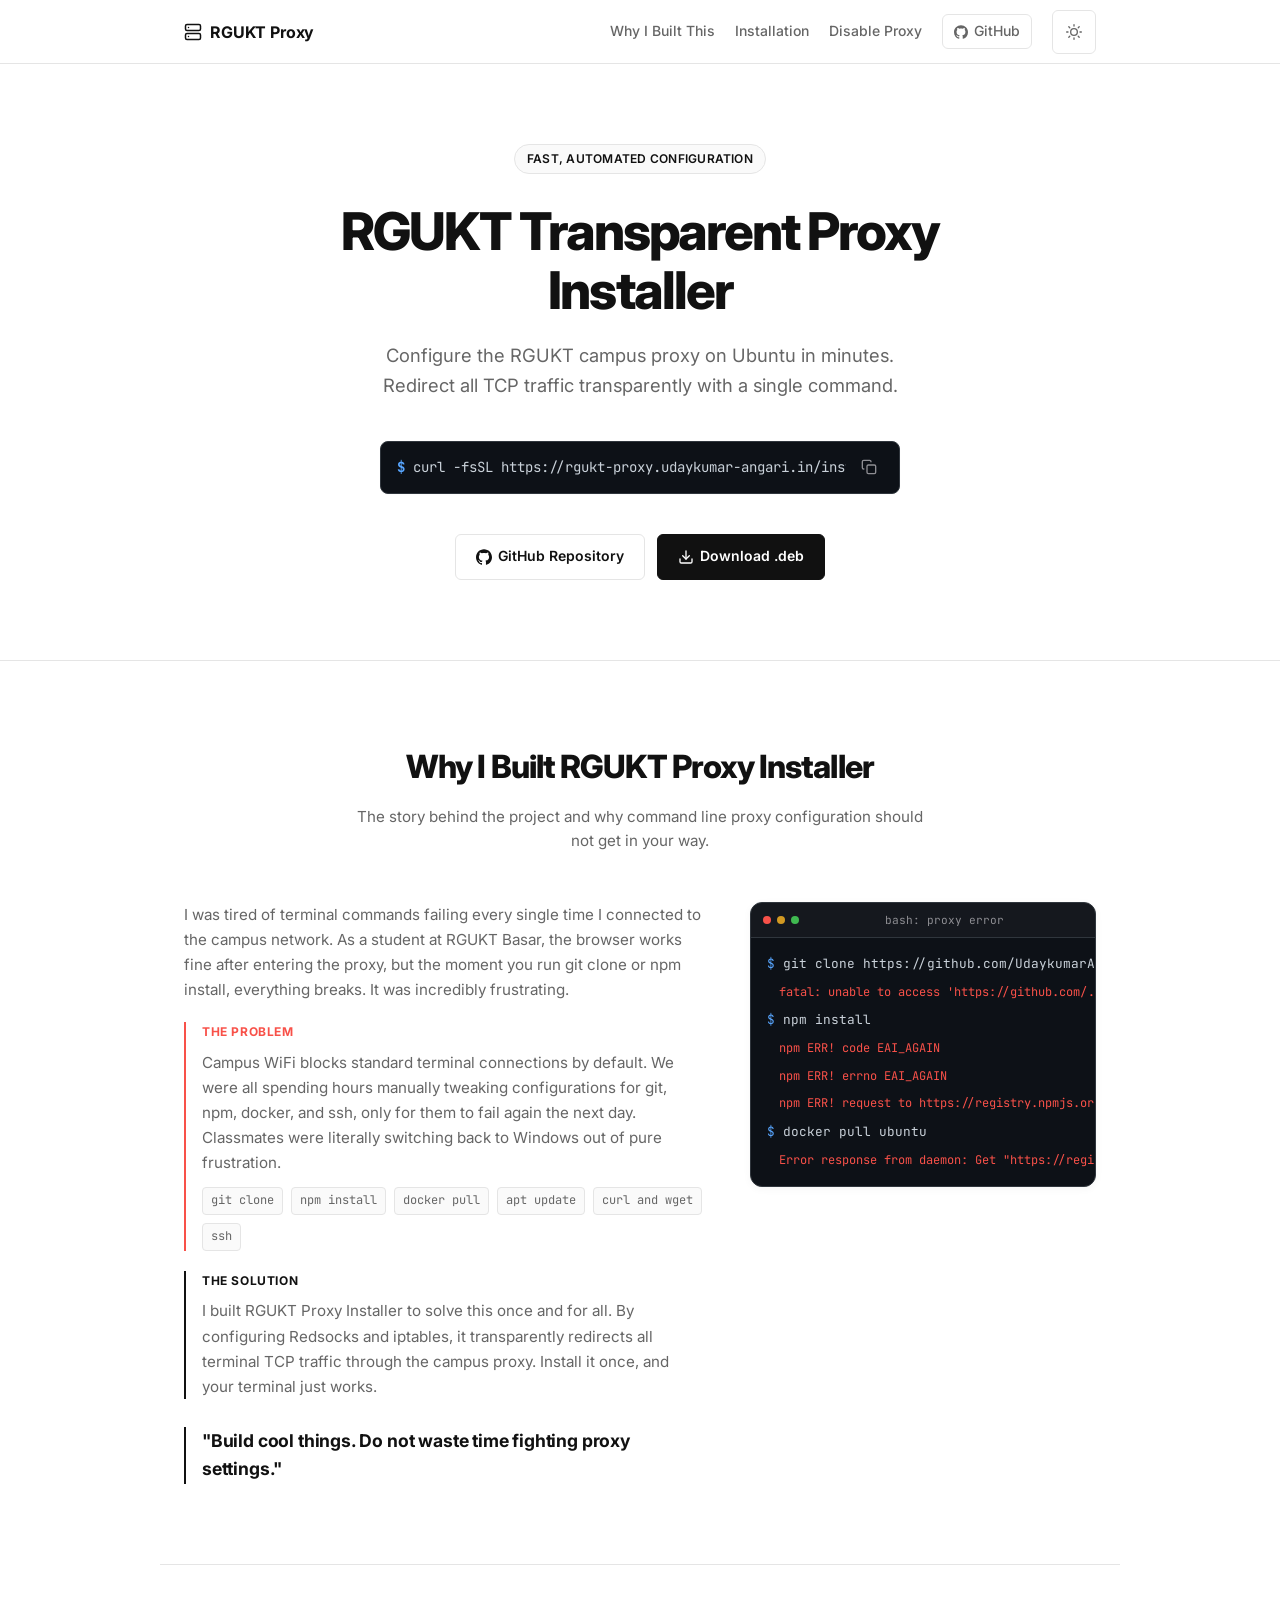
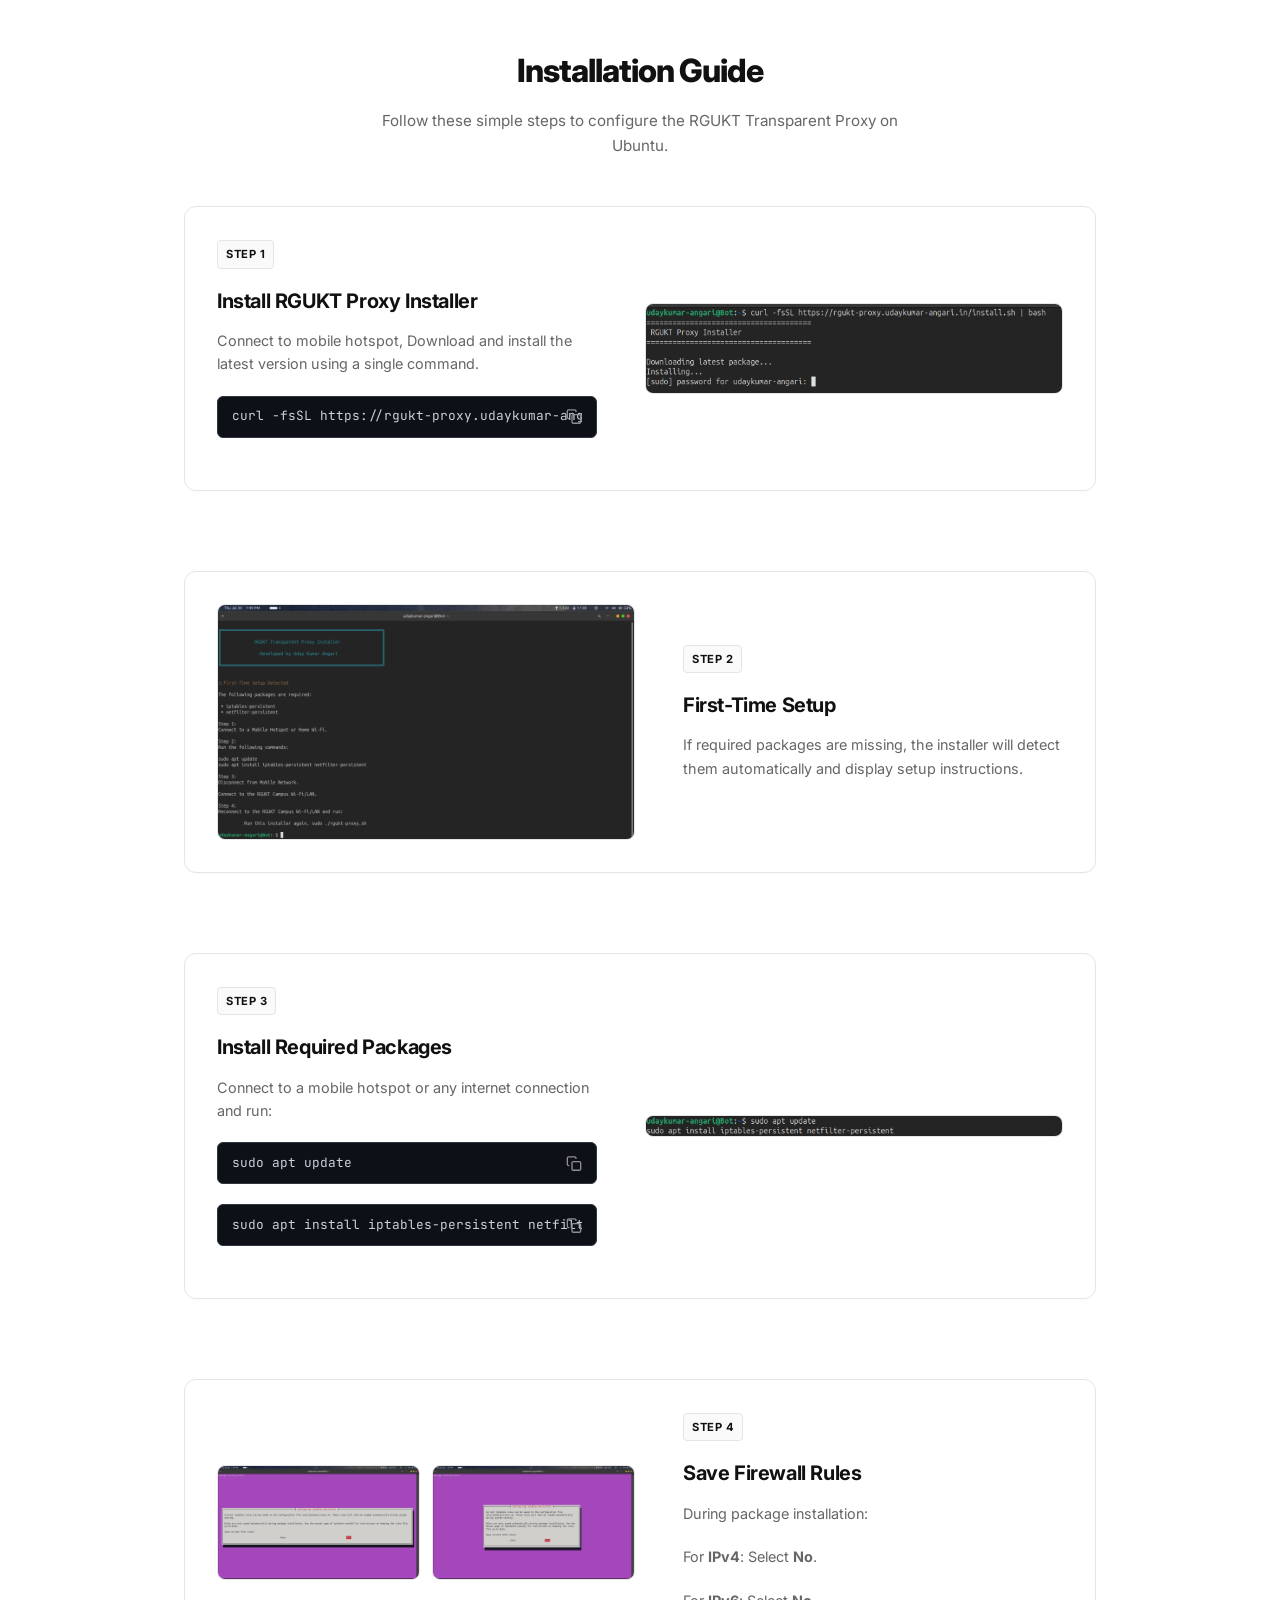
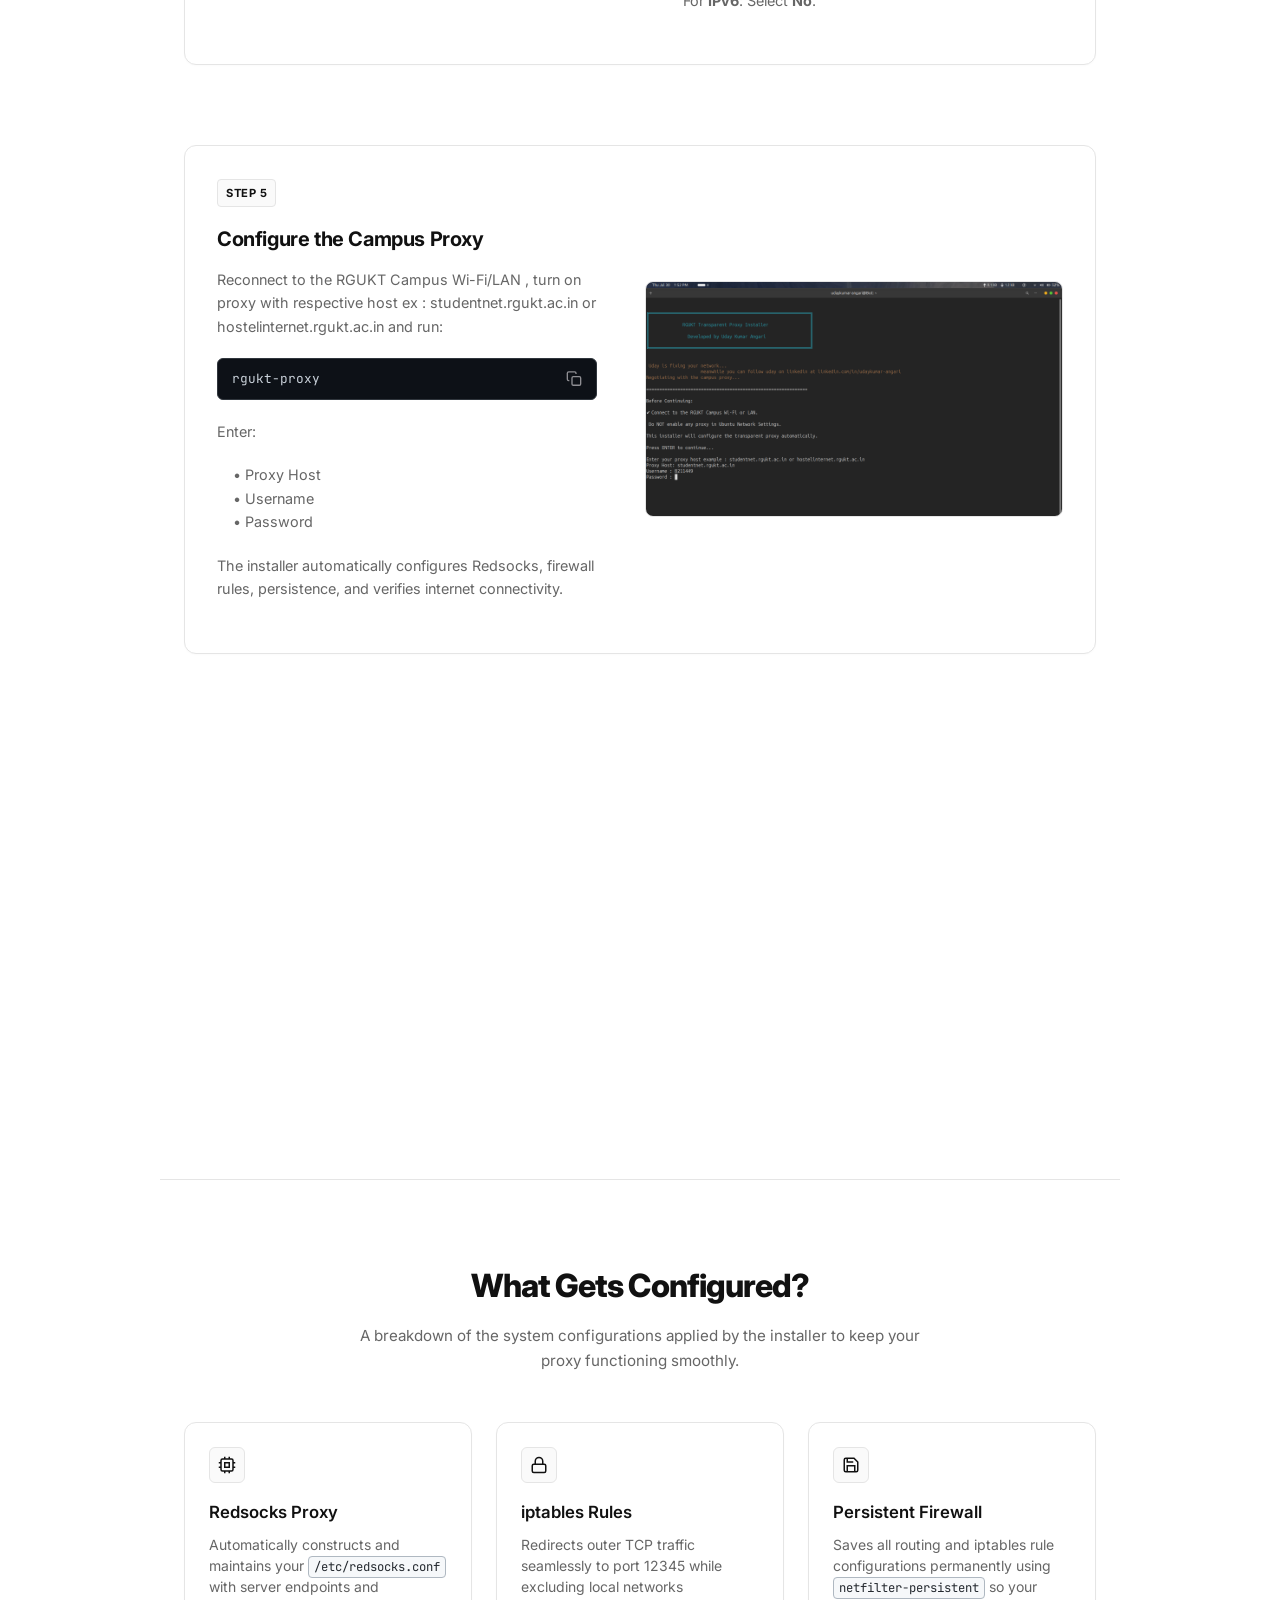
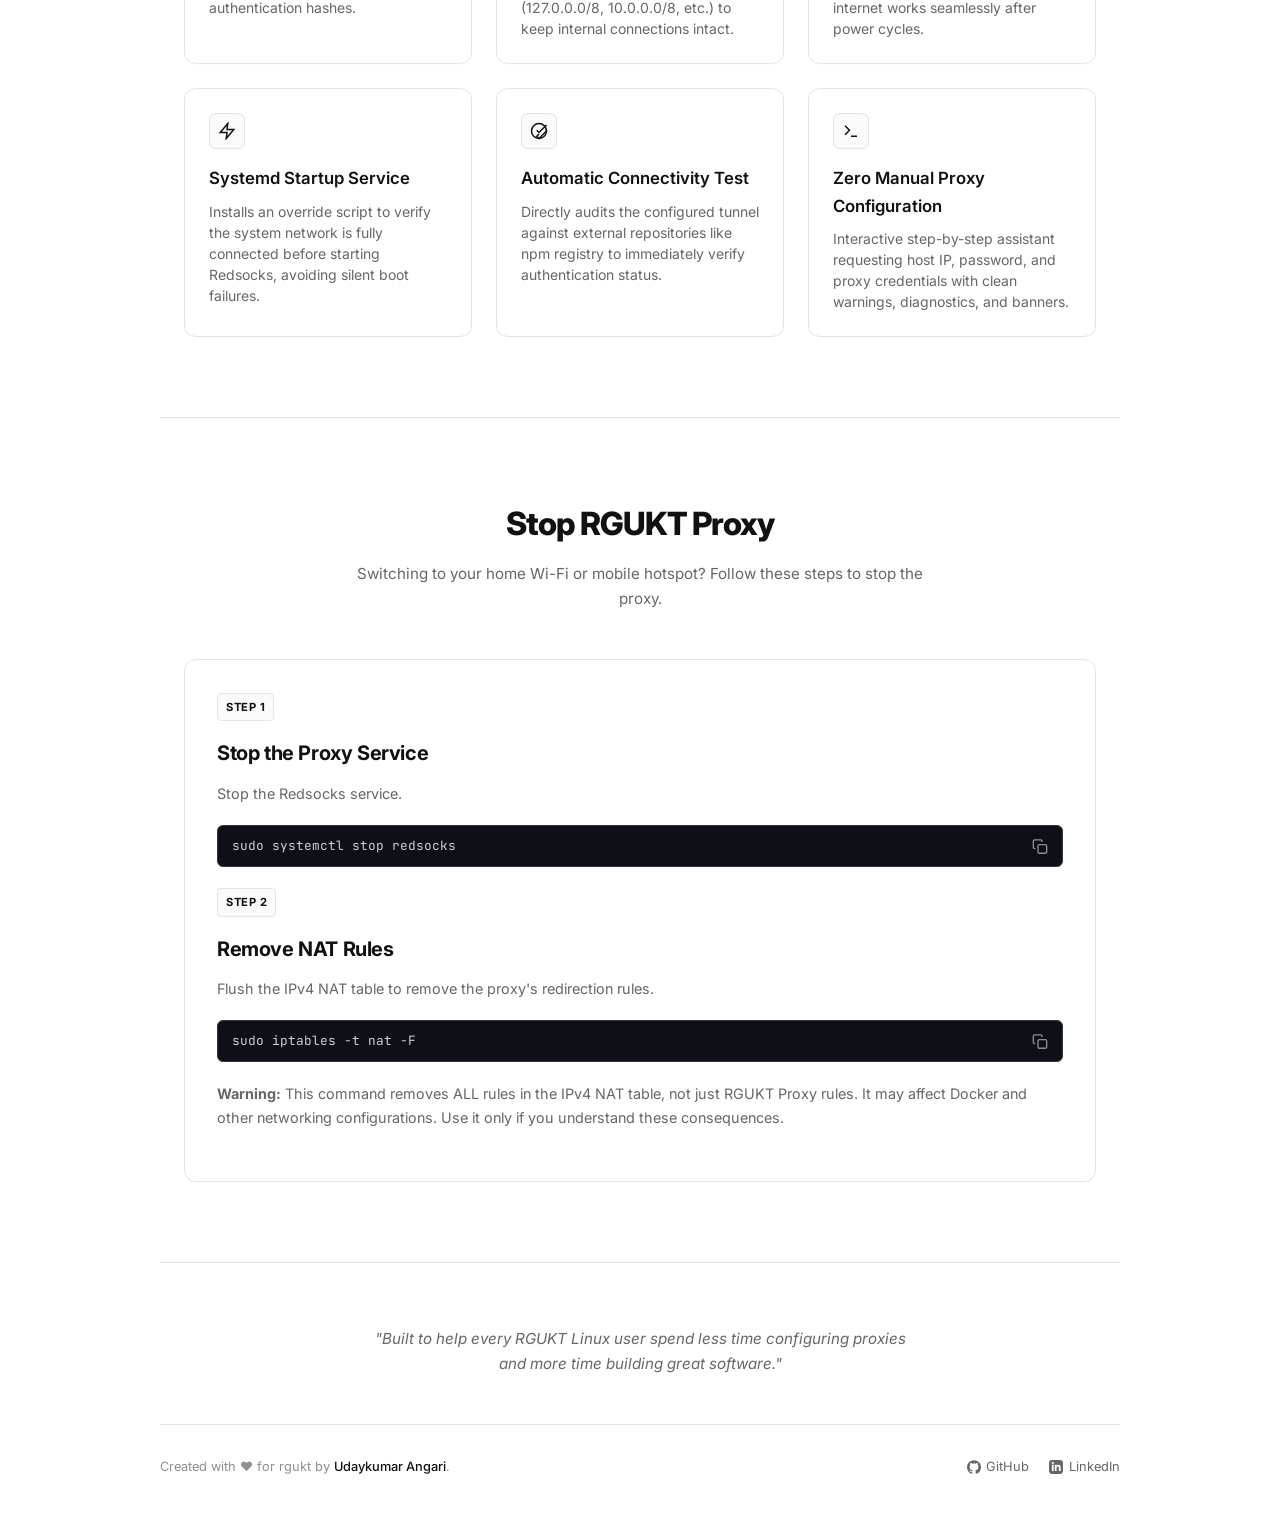
<file: docs/index.html>
<!DOCTYPE html>
<html lang="en">

<head>
    <meta charset="UTF-8">
    <meta name="viewport" content="width=device-width, initial-scale=1.0">
    <meta name="description"
        content="A one-command transparent proxy installer configuring redsocks and iptables on Ubuntu for RGUKT campus internet access.">
    <title>RGUKT Proxy Setup</title>

    <!-- Google tag (gtag.js) -->
    <script async src="https://www.googletagmanager.com/gtag/js?id=G-41E8G06QB8"></script>
    <script>
    window.dataLayer = window.dataLayer || [];
    function gtag(){dataLayer.push(arguments);}
    gtag('js', new Date());

    gtag('config', 'G-41E8G06QB8');
    </script>

    <link rel="preconnect" href="https://fonts.googleapis.com">
    <link rel="preconnect" href="https://fonts.gstatic.com" crossorigin>
    <link
        href="https://fonts.googleapis.com/css2?family=Inter:wght@400;500;600;700;800&family=JetBrains+Mono:wght@400;500;600&display=swap"
        rel="stylesheet">

    <link rel="stylesheet" href="styles.css?v=6">

    <script>
        if (localStorage.getItem('theme') === 'dark' || (!('theme' in localStorage) && window.matchMedia('(prefers-color-scheme: dark)').matches)) {
            document.documentElement.classList.add('dark');
        } else {
            document.documentElement.classList.remove('dark');
        }
    </script>
</head>

<body>

    <header class="header">
        <div class="nav-container">
            <a href="#" class="logo-link">
                <svg class="logo-icon" viewBox="0 0 24 24" fill="none" stroke="currentColor" stroke-width="2"
                    stroke-linecap="round" stroke-linejoin="round">
                    <rect x="2" y="2" width="20" height="8" rx="2" ry="2"></rect>
                    <rect x="2" y="14" width="20" height="8" rx="2" ry="2"></rect>
                    <line x1="6" y1="6" x2="6.01" y2="6"></line>
                    <line x1="6" y1="18" x2="6.01" y2="18"></line>
                </svg>
                <span class="logo-text">RGUKT Proxy</span>
            </a>
            <div class="nav-actions">
                <button id="theme-toggle" class="theme-toggle-btn" aria-label="Toggle theme">
                    <svg class="sun-icon" viewBox="0 0 24 24" fill="none" stroke="currentColor" stroke-width="2"
                        stroke-linecap="round" stroke-linejoin="round">
                        <circle cx="12" cy="12" r="5"></circle>
                        <line x1="12" y1="1" x2="12" y2="3"></line>
                        <line x1="12" y1="21" x2="12" y2="23"></line>
                        <line x1="4.22" y1="4.22" x2="5.64" y2="5.64"></line>
                        <line x1="18.36" y1="18.36" x2="19.78" y2="19.78"></line>
                        <line x1="1" y1="12" x2="3" y2="12"></line>
                        <line x1="21" y1="12" x2="23" y2="12"></line>
                        <line x1="4.22" y1="19.78" x2="5.64" y2="18.36"></line>
                        <line x1="18.36" y1="5.64" x2="19.78" y2="4.22"></line>
                    </svg>
                    <svg class="moon-icon" viewBox="0 0 24 24" fill="none" stroke="currentColor" stroke-width="2"
                        stroke-linecap="round" stroke-linejoin="round">
                        <path d="M21 12.79A9 9 0 1 1 11.21 3 7 7 0 0 0 21 12.79z"></path>
                    </svg>
                </button>
                <button id="menu-toggle" class="menu-toggle-btn" aria-label="Toggle navigation menu" aria-expanded="false">
                    <svg class="menu-icon" viewBox="0 0 24 24" fill="none" stroke="currentColor" stroke-width="2"
                        stroke-linecap="round" stroke-linejoin="round">
                        <line x1="3" y1="12" x2="21" y2="12" class="line-mid"></line>
                        <line x1="3" y1="6" x2="21" y2="6" class="line-top"></line>
                        <line x1="3" y1="18" x2="21" y2="18" class="line-bot"></line>
                    </svg>
                </button>
            </div>
            <nav class="nav-menu" id="nav-menu">
                <a href="#why-built" class="nav-item">Why I Built This</a>
                <a href="#installation" class="nav-item">Installation</a>
                <a href="#disable-proxy" class="nav-item">Disable Proxy</a>
                <a href="https://github.com/UdaykumarAngari/rgukt-proxy" target="_blank" rel="noopener noreferrer"
                    class="nav-item github-nav-link">
                    <svg class="github-icon" viewBox="0 0 24 24" fill="currentColor">
                        <path
                            d="M12 .297c-6.63 0-12 5.373-12 12 0 5.303 3.438 9.8 8.205 11.385.6.113.82-.258.82-.577 0-.285-.01-1.04-.015-2.04-3.338.724-4.042-1.61-4.042-1.61C4.422 18.07 3.633 17.7 3.633 17.7c-1.087-.744.084-.729.084-.729 1.205.084 1.838 1.236 1.838 1.236 1.07 1.835 2.809 1.305 3.495.998.108-.776.417-1.305.76-1.605-2.665-.3-5.466-1.332-5.466-5.93 0-1.31.465-2.38 1.235-3.22-.135-.303-.54-1.523.105-3.176 0 0 1.005-.322 3.3 1.23.96-.267 1.98-.399 3-.405 1.02.006 2.04.138 3 .405 2.28-1.552 3.285-1.23 3.285-1.23.645 1.653.24 2.873.12 3.176.765.84 1.23 1.91 1.23 3.22 0 4.61-2.805 5.625-5.475 5.92.42.36.81 1.096.81 2.22 0 1.606-.015 2.896-.015 3.286 0 .315.21.69.825.57C20.565 22.092 24 17.592 24 12.297c0-6.627-5.373-12-12-12" />
                    </svg>
                    <span>GitHub</span>
                </a>
            </nav>
        </div>
    </header>

    <main>

        <section class="hero-section">
            <div class="hero-container scroll-animate">
                <div class="hero-badge">
                    <span class="badge-text">fast, automated configuration</span>
                </div>
                <h1 class="hero-title">
                    RGUKT Transparent Proxy Installer
                </h1>
                <p class="hero-subtitle">
                    Configure the RGUKT campus proxy on Ubuntu in minutes. Redirect all TCP traffic transparently with a
                    single command.
                </p>

                <div class="command-box-wrapper">
                    <div class="command-box">
                        <span class="command-prompt">$</span>
                        <code class="command-text"
                            id="install-command">curl -fsSL https://rgukt-proxy.udaykumar-angari.in/install.sh | bash</code>
                        <button class="copy-btn" data-clipboard-target="#install-command"
                            aria-label="Copy installation command">
                            <span class="copy-tooltip">Copy</span>
                            <svg class="copy-icon" viewBox="0 0 24 24" fill="none" stroke="currentColor"
                                stroke-width="2">
                                <rect x="9" y="9" width="13" height="13" rx="2" ry="2"></rect>
                                <path d="M5 15H4a2 2 0 0 1-2-2V4a2 2 0 0 1 2-2h9a2 2 0 0 1 2 2v1"></path>
                            </svg>
                            <svg class="check-icon" viewBox="0 0 24 24" fill="none" stroke="currentColor"
                                stroke-width="2.5">
                                <polyline points="20 6 9 17 4 12"></polyline>
                            </svg>
                        </button>
                    </div>
                </div>

                <div class="hero-actions">
                    <a href="https://github.com/UdaykumarAngari/rgukt-proxy" target="_blank" rel="noopener noreferrer"
                        class="btn btn-secondary">
                        <svg class="btn-icon" viewBox="0 0 24 24" fill="currentColor">
                            <path
                                d="M12 .297c-6.63 0-12 5.373-12 12 0 5.303 3.438 9.8 8.205 11.385.6.113.82-.258.82-.577 0-.285-.01-1.04-.015-2.04-3.338.724-4.042-1.61-4.042-1.61C4.422 18.07 3.633 17.7 3.633 17.7c-1.087-.744.084-.729.084-.729 1.205.084 1.838 1.236 1.838 1.236 1.07 1.835 2.809 1.305 3.495.998.108-.776.417-1.305.76-1.605-2.665-.3-5.466-1.332-5.466-5.93 0-1.31.465-2.38 1.235-3.22-.135-.303-.54-1.523.105-3.176 0 0 1.005-.322 3.3 1.23.96-.267 1.98-.399 3-.405 1.02.006 2.04.138 3 .405 2.28-1.552 3.285-1.23 3.285-1.23.645 1.653.24 2.873.12 3.176.765.84 1.23 1.91 1.23 3.22 0 4.61-2.805 5.625-5.475 5.92.42.36.81 1.096.81 2.22 0 1.606-.015 2.896-.015 3.286 0 .315.21.69.825.57C20.565 22.092 24 17.592 24 12.297c0-6.627-5.373-12-12-12" />
                        </svg>
                        <span>GitHub Repository</span>
                    </a>
                    <a href="downloads/rgukt-proxy.deb" class="btn btn-primary" download>
                        <svg class="btn-icon" viewBox="0 0 24 24" fill="none" stroke="currentColor" stroke-width="2"
                            stroke-linecap="round" stroke-linejoin="round">
                            <path d="M21 15v4a2 2 0 0 1-2 2H5a2 2 0 0 1-2-2v-4"></path>
                            <polyline points="7 10 12 15 17 10"></polyline>
                            <line x1="12" y1="15" x2="12" y2="3"></line>
                        </svg>
                        <span>Download .deb</span>
                    </a>
                </div>
            </div>
        </section>

        <section id="why-built" class="why-built-section scroll-animate">
            <div class="section-header">
                <h2 class="section-title">Why I Built RGUKT Proxy Installer</h2>
                <p class="section-subtitle">The story behind the project and why command line proxy configuration should
                    not get in your way.</p>
            </div>
            <div class="why-built-container">
                <div class="why-built-content">
                    <p class="story-intro">
                        I was tired of terminal commands failing every single time I connected to the campus network. As
                        a student at RGUKT Basar, the browser works fine after entering the proxy, but the moment you
                        run git clone or npm install, everything breaks. It was incredibly frustrating.
                    </p>

                    <div class="story-problem">
                        <span class="story-label">The Problem</span>
                        <p>Campus WiFi blocks standard terminal connections by default. We were all spending hours
                            manually tweaking configurations for git, npm, docker, and ssh, only for them to fail again
                            the next day. Classmates were literally switching back to Windows out of pure frustration.
                        </p>
                        <div class="command-badge-grid">
                            <span>git clone</span>
                            <span>npm install</span>
                            <span>docker pull</span>
                            <span>apt update</span>
                            <span>curl and wget</span>
                            <span>ssh</span>
                        </div>
                    </div>

                    <div class="story-solution">
                        <span class="story-label">The Solution</span>
                        <p>
                            I built RGUKT Proxy Installer to solve this once and for all. By configuring Redsocks and
                            iptables, it transparently redirects all terminal TCP traffic through the campus proxy.
                            Install it once, and your terminal just works.
                        </p>
                    </div>

                    <div class="why-built-quote">
                        "Build cool things. Do not waste time fighting proxy settings."
                    </div>
                </div>
                <div class="why-built-terminal">
                    <div class="terminal-card">
                        <div class="terminal-header">
                            <span class="dot dot-red"></span>
                            <span class="dot dot-yellow"></span>
                            <span class="dot dot-green"></span>
                            <span class="terminal-title">bash: proxy error</span>
                        </div>
                        <div class="terminal-body">
                            <div class="term-line"><span class="term-prompt">$</span> <span class="term-cmd">git clone
                                    https://github.com/UdaykumarAngari/rgukt-proxy.git</span></div>
                            <div class="term-err">fatal: unable to access 'https://github.com/...': Failed to connect to
                                github.com port 443: Connection timed out</div>
                            <div class="term-line"><span class="term-prompt">$</span> <span class="term-cmd">npm
                                    install</span></div>
                            <div class="term-err">npm ERR! code EAI_AGAIN</div>
                            <div class="term-err">npm ERR! errno EAI_AGAIN</div>
                            <div class="term-err">npm ERR! request to https://registry.npmjs.org/ failed, reason:
                                getaddrinfo EAI_AGAIN registry.npmjs.org</div>
                            <div class="term-line"><span class="term-prompt">$</span> <span class="term-cmd">docker pull
                                    ubuntu</span></div>
                            <div class="term-err">Error response from daemon: Get "https://registry-1.docker.io/v2/":
                                dial tcp: lookup registry-1.docker.io: Temporary failure in name resolution</div>
                        </div>
                    </div>
                </div>
            </div>
        </section>

        <section id="installation" class="installation-section scroll-animate">
            <div class="section-header">
                <h2 class="section-title">Installation Guide</h2>
                <p class="section-subtitle">Follow these simple steps to configure the RGUKT Transparent Proxy on
                    Ubuntu.</p>
            </div>

            <div class="steps-list">
                <div class="step-card scroll-animate">
                    <div class="step-info-block">
                        <div class="step-badge">Step 1</div>
                        <h3 class="step-card-title">Install RGUKT Proxy Installer</h3>
                        <p class="step-card-desc">Connect to mobile hotspot, Download and install the latest version
                            using a single command.</p>
                        <div class="step-code-wrapper">
                            <div class="step-code-block">
                                <code
                                    id="step-1-code">curl -fsSL https://rgukt-proxy.udaykumar-angari.in/install.sh | bash</code>
                                <button class="copy-btn" data-clipboard-target="#step-1-code"
                                    aria-label="Copy installation command">
                                    <span class="copy-tooltip">Copy</span>
                                    <svg class="copy-icon" viewBox="0 0 24 24" fill="none" stroke="currentColor"
                                        stroke-width="2">
                                        <rect x="9" y="9" width="13" height="13" rx="2" ry="2"></rect>
                                        <path d="M5 15H4a2 2 0 0 1-2-2V4a2 2 0 0 1 2-2h9a2 2 0 0 1 2 2v1"></path>
                                    </svg>
                                    <svg class="check-icon" viewBox="0 0 24 24" fill="none" stroke="currentColor"
                                        stroke-width="2.5">
                                        <polyline points="20 6 9 17 4 12"></polyline>
                                    </svg>
                                </button>
                            </div>
                        </div>
                    </div>
                    <div class="step-card-visual">
                        <div class="doc-image-wrapper image-wrapper">
                            <img src="images/step1.png" alt="Install RGUKT Proxy Installer"
                                class="gallery-img step-doc-img">
                            <div class="zoom-overlay">
                                <svg class="zoom-icon" viewBox="0 0 24 24" fill="none" stroke="currentColor"
                                    stroke-width="2" stroke-linecap="round" stroke-linejoin="round">
                                    <circle cx="11" cy="11" r="8"></circle>
                                    <line x1="21" y1="21" x2="16.65" y2="16.65"></line>
                                    <line x1="11" y1="8" x2="11" y2="14"></line>
                                    <line x1="8" y1="11" x2="14" y2="11"></line>
                                </svg>
                            </div>
                        </div>
                    </div>
                </div>

                <div class="step-card scroll-animate">
                    <div class="step-info-block">
                        <div class="step-badge">Step 2</div>
                        <h3 class="step-card-title">First-Time Setup</h3>
                        <p class="step-card-desc">If required packages are missing, the installer will detect them
                            automatically and display setup instructions.</p>
                    </div>
                    <div class="step-card-visual">
                        <div class="doc-image-wrapper image-wrapper">
                            <img src="images/step2.png" alt="First-Time Setup Instructions"
                                class="gallery-img step-doc-img">
                            <div class="zoom-overlay">
                                <svg class="zoom-icon" viewBox="0 0 24 24" fill="none" stroke="currentColor"
                                    stroke-width="2" stroke-linecap="round" stroke-linejoin="round">
                                    <circle cx="11" cy="11" r="8"></circle>
                                    <line x1="21" y1="21" x2="16.65" y2="16.65"></line>
                                    <line x1="11" y1="8" x2="11" y2="14"></line>
                                    <line x1="8" y1="11" x2="14" y2="11"></line>
                                </svg>
                            </div>
                        </div>
                    </div>
                </div>

                <div class="step-card scroll-animate">
                    <div class="step-info-block">
                        <div class="step-badge">Step 3</div>
                        <h3 class="step-card-title">Install Required Packages</h3>
                        <p class="step-card-desc">Connect to a mobile hotspot or any internet connection and run:</p>
                        <div class="step-code-wrapper">
                            <div class="step-code-block">
                                <code id="step-3-code-1">sudo apt update</code>
                                <button class="copy-btn" data-clipboard-target="#step-3-code-1"
                                    aria-label="Copy update command">
                                    <span class="copy-tooltip">Copy</span>
                                    <svg class="copy-icon" viewBox="0 0 24 24" fill="none" stroke="currentColor"
                                        stroke-width="2">
                                        <rect x="9" y="9" width="13" height="13" rx="2" ry="2"></rect>
                                        <path d="M5 15H4a2 2 0 0 1-2-2V4a2 2 0 0 1 2-2h9a2 2 0 0 1 2 2v1"></path>
                                    </svg>
                                    <svg class="check-icon" viewBox="0 0 24 24" fill="none" stroke="currentColor"
                                        stroke-width="2.5">
                                        <polyline points="20 6 9 17 4 12"></polyline>
                                    </svg>
                                </button>
                            </div>
                        </div>
                        <div class="step-code-wrapper">
                            <div class="step-code-block">
                                <code
                                    id="step-3-code-2">sudo apt install iptables-persistent netfilter-persistent</code>
                                <button class="copy-btn" data-clipboard-target="#step-3-code-2"
                                    aria-label="Copy install command">
                                    <span class="copy-tooltip">Copy</span>
                                    <svg class="copy-icon" viewBox="0 0 24 24" fill="none" stroke="currentColor"
                                        stroke-width="2">
                                        <rect x="9" y="9" width="13" height="13" rx="2" ry="2"></rect>
                                        <path d="M5 15H4a2 2 0 0 1-2-2V4a2 2 0 0 1 2-2h9a2 2 0 0 1 2 2v1"></path>
                                    </svg>
                                    <svg class="check-icon" viewBox="0 0 24 24" fill="none" stroke="currentColor"
                                        stroke-width="2.5">
                                        <polyline points="20 6 9 17 4 12"></polyline>
                                    </svg>
                                </button>
                            </div>
                        </div>
                    </div>
                    <div class="step-card-visual">
                        <div class="doc-image-wrapper image-wrapper">
                            <img src="images/step3.png" alt="Install Required Packages"
                                class="gallery-img step-doc-img">
                            <div class="zoom-overlay">
                                <svg class="zoom-icon" viewBox="0 0 24 24" fill="none" stroke="currentColor"
                                    stroke-width="2" stroke-linecap="round" stroke-linejoin="round">
                                    <circle cx="11" cy="11" r="8"></circle>
                                    <line x1="21" y1="21" x2="16.65" y2="16.65"></line>
                                    <line x1="11" y1="8" x2="11" y2="14"></line>
                                    <line x1="8" y1="11" x2="14" y2="11"></line>
                                </svg>
                            </div>
                        </div>
                    </div>
                </div>

                <div class="step-card scroll-animate">
                    <div class="step-info-block">
                        <div class="step-badge">Step 4</div>
                        <h3 class="step-card-title">Save Firewall Rules</h3>
                        <p class="step-card-desc">During package installation:</p>
                        <p class="step-card-desc">For <strong>IPv4</strong>: Select <strong>No</strong>.</p>
                        <p class="step-card-desc">For <strong>IPv6</strong>: Select <strong>No</strong>.</p>
                    </div>
                    <div class="step-card-visual">
                        <div class="step-images-sidebyside">
                            <div class="doc-image-wrapper image-wrapper">
                                <img src="images/step4.1.png" alt="IPv4 Firewall Rules - Select YES"
                                    class="gallery-img step-doc-img">
                                <div class="zoom-overlay">
                                    <svg class="zoom-icon" viewBox="0 0 24 24" fill="none" stroke="currentColor"
                                        stroke-width="2" stroke-linecap="round" stroke-linejoin="round">
                                        <circle cx="11" cy="11" r="8"></circle>
                                        <line x1="21" y1="21" x2="16.65" y2="16.65"></line>
                                        <line x1="11" y1="8" x2="11" y2="14"></line>
                                        <line x1="8" y1="11" x2="14" y2="11"></line>
                                    </svg>
                                </div>
                            </div>
                            <div class="doc-image-wrapper image-wrapper">
                                <img src="images/step4.2.png" alt="IPv6 Firewall Rules - Select NO"
                                    class="gallery-img step-doc-img">
                                <div class="zoom-overlay">
                                    <svg class="zoom-icon" viewBox="0 0 24 24" fill="none" stroke="currentColor"
                                        stroke-width="2" stroke-linecap="round" stroke-linejoin="round">
                                        <circle cx="11" cy="11" r="8"></circle>
                                        <line x1="21" y1="21" x2="16.65" y2="16.65"></line>
                                        <line x1="11" y1="8" x2="11" y2="14"></line>
                                        <line x1="8" y1="11" x2="14" y2="11"></line>
                                    </svg>
                                </div>
                            </div>
                        </div>
                    </div>
                </div>

                <div class="step-card scroll-animate">
                    <div class="step-info-block">
                        <div class="step-badge">Step 5</div>
                        <h3 class="step-card-title">Configure the Campus Proxy</h3>
                        <p class="step-card-desc">Reconnect to the RGUKT Campus Wi-Fi/LAN , turn on proxy with
                            respective host ex : studentnet.rgukt.ac.in or hostelinternet.rgukt.ac.in and run:</p>
                        <div class="step-code-wrapper">
                            <div class="step-code-block">
                                <code id="step-5-code">rgukt-proxy</code>
                                <button class="copy-btn" data-clipboard-target="#step-5-code"
                                    aria-label="Copy configuration command">
                                    <span class="copy-tooltip">Copy</span>
                                    <svg class="copy-icon" viewBox="0 0 24 24" fill="none" stroke="currentColor"
                                        stroke-width="2">
                                        <rect x="9" y="9" width="13" height="13" rx="2" ry="2"></rect>
                                        <path d="M5 15H4a2 2 0 0 1-2-2V4a2 2 0 0 1 2-2h9a2 2 0 0 1 2 2v1"></path>
                                    </svg>
                                    <svg class="check-icon" viewBox="0 0 24 24" fill="none" stroke="currentColor"
                                        stroke-width="2.5">
                                        <polyline points="20 6 9 17 4 12"></polyline>
                                    </svg>
                                </button>
                            </div>
                        </div>
                        <p class="step-card-desc">Enter:</p>
                        <p class="step-card-desc" style="margin-left: 1rem;">
                            • Proxy Host<br>
                            • Username<br>
                            • Password
                        </p>
                        <p class="step-card-desc">The installer automatically configures Redsocks, firewall rules,
                            persistence, and verifies internet connectivity.</p>
                    </div>
                    <div class="step-card-visual">
                        <div class="doc-image-wrapper image-wrapper">
                            <img src="images/step6.png" alt="Configure Campus Proxy Settings"
                                class="gallery-img step-doc-img">
                            <div class="zoom-overlay">
                                <svg class="zoom-icon" viewBox="0 0 24 24" fill="none" stroke="currentColor"
                                    stroke-width="2" stroke-linecap="round" stroke-linejoin="round">
                                    <circle cx="11" cy="11" r="8"></circle>
                                    <line x1="21" y1="21" x2="16.65" y2="16.65"></line>
                                    <line x1="11" y1="8" x2="11" y2="14"></line>
                                    <line x1="8" y1="11" x2="14" y2="11"></line>
                                </svg>
                            </div>
                        </div>
                    </div>
                </div>

                <div class="step-card scroll-animate">
                    <div class="step-info-block">
                        <div class="step-badge">Step 6</div>
                        <h3 class="step-card-title">Installation Complete</h3>
                        <p class="step-card-desc">Once the installation finishes successfully, you can run any command
                            line tools like Git, npm, or Docker on the RGUKT Campus Network without manual proxy
                            configurations.</p>
                    </div>
                    <div class="step-card-visual">
                        <div class="doc-image-wrapper image-wrapper">
                            <img src="images/result.png" alt="Installation Complete" class="gallery-img step-doc-img">
                            <div class="zoom-overlay">
                                <svg class="zoom-icon" viewBox="0 0 24 24" fill="none" stroke="currentColor"
                                    stroke-width="2" stroke-linecap="round" stroke-linejoin="round">
                                    <circle cx="11" cy="11" r="8"></circle>
                                    <line x1="21" y1="21" x2="16.65" y2="16.65"></line>
                                    <line x1="11" y1="8" x2="11" y2="14"></line>
                                    <line x1="8" y1="11" x2="14" y2="11"></line>
                                </svg>
                            </div>
                        </div>
                    </div>
                </div>
            </div>
        </section>

        <section id="configured" class="configured-section scroll-animate">
            <div class="section-header">
                <h2 class="section-title">What Gets Configured?</h2>
                <p class="section-subtitle">A breakdown of the system configurations applied by the installer to keep
                    your proxy functioning smoothly.</p>
            </div>
            <div class="configured-grid">
                <div class="configured-card scroll-animate">
                    <div class="configured-icon-wrapper">
                        <svg class="configured-icon" viewBox="0 0 24 24" fill="none" stroke="currentColor"
                            stroke-width="2">
                            <rect x="4" y="4" width="16" height="16" rx="2" ry="2"></rect>
                            <rect x="9" y="9" width="6" height="6"></rect>
                            <line x1="9" y1="1" x2="9" y2="4"></line>
                            <line x1="15" y1="1" x2="15" y2="4"></line>
                            <line x1="9" y1="20" x2="9" y2="23"></line>
                            <line x1="15" y1="20" x2="15" y2="23"></line>
                            <line x1="20" y1="9" x2="23" y2="9"></line>
                            <line x1="20" y1="15" x2="23" y2="15"></line>
                            <line x1="1" y1="9" x2="4" y2="9"></line>
                            <line x1="1" y1="15" x2="4" y2="15"></line>
                        </svg>
                    </div>
                    <h3 class="configured-card-title">Redsocks Proxy</h3>
                    <p class="configured-card-desc">Automatically constructs and maintains your
                        <code>/etc/redsocks.conf</code> with server endpoints and authentication hashes.
                    </p>
                </div>
                <div class="configured-card scroll-animate">
                    <div class="configured-icon-wrapper">
                        <svg class="configured-icon" viewBox="0 0 24 24" fill="none" stroke="currentColor"
                            stroke-width="2">
                            <rect x="3" y="11" width="18" height="11" rx="2" ry="2"></rect>
                            <path d="M7 11V7a5 5 0 0 1 10 0v4"></path>
                        </svg>
                    </div>
                    <h3 class="configured-card-title">iptables Rules</h3>
                    <p class="configured-card-desc">Redirects outer TCP traffic seamlessly to port 12345 while excluding
                        local networks (127.0.0.0/8, 10.0.0.0/8, etc.) to keep internal connections intact.</p>
                </div>
                <div class="configured-card scroll-animate">
                    <div class="configured-icon-wrapper">
                        <svg class="configured-icon" viewBox="0 0 24 24" fill="none" stroke="currentColor"
                            stroke-width="2">
                            <path d="M19 21H5a2 2 0 0 1-2-2V5a2 2 0 0 1 2-2h11l5 5v11a2 2 0 0 1-2 2z"></path>
                            <polyline points="17 21 17 13 7 13 7 21"></polyline>
                            <polyline points="7 3 7 8 15 8"></polyline>
                        </svg>
                    </div>
                    <h3 class="configured-card-title">Persistent Firewall</h3>
                    <p class="configured-card-desc">Saves all routing and iptables rule configurations permanently using
                        <code>netfilter-persistent</code> so your internet works seamlessly after power cycles.
                    </p>
                </div>
                <div class="configured-card scroll-animate">
                    <div class="configured-icon-wrapper">
                        <svg class="configured-icon" viewBox="0 0 24 24" fill="none" stroke="currentColor"
                            stroke-width="2">
                            <path d="M13 2L3 14h9l-1 8 10-12h-9l1-8z"></path>
                        </svg>
                    </div>
                    <h3 class="configured-card-title">Systemd Startup Service</h3>
                    <p class="configured-card-desc">Installs an override script to verify the system network is fully
                        connected before starting Redsocks, avoiding silent boot failures.</p>
                </div>
                <div class="configured-card scroll-animate">
                    <div class="configured-icon-wrapper">
                        <svg class="configured-icon" viewBox="0 0 24 24" fill="none" stroke="currentColor"
                            stroke-width="2">
                            <polyline points="22 11.08 22 12 12 22 9 19 9 19 12 16 12 16"></polyline>
                            <circle cx="12" cy="12" r="10"></circle>
                            <polyline points="22 4 12 14.01 9 11.01"></polyline>
                        </svg>
                    </div>
                    <h3 class="configured-card-title">Automatic Connectivity Test</h3>
                    <p class="configured-card-desc">Directly audits the configured tunnel against external repositories
                        like npm registry to immediately verify authentication status.</p>
                </div>
                <div class="configured-card scroll-animate">
                    <div class="configured-icon-wrapper">
                        <svg class="configured-icon" viewBox="0 0 24 24" fill="none" stroke="currentColor"
                            stroke-width="2">
                            <polyline points="4 17 10 11 4 5"></polyline>
                            <line x1="12" y1="19" x2="20" y2="19"></line>
                        </svg>
                    </div>
                    <h3 class="configured-card-title">Zero Manual Proxy Configuration</h3>
                    <p class="configured-card-desc">Interactive step-by-step assistant requesting host IP, password, and
                        proxy credentials with clean warnings, diagnostics, and banners.</p>
                </div>
            </div>
        </section>

        <section id="disable-proxy" class="installation-section scroll-animate">
            <div class="section-header">
                <h2 class="section-title">Stop RGUKT Proxy</h2>
                <p class="section-subtitle">
                    Switching to your home Wi-Fi or mobile hotspot?
                    Follow these steps to stop the proxy.
                </p>
            </div>
        
            <div class="steps-list">
                <div class="step-card scroll-animate">
                    <div class="step-info-block">
                        <div class="step-badge">Step 1</div>
                        <h3 class="step-card-title">Stop the Proxy Service</h3>
                        <p class="step-card-desc">
                            Stop the Redsocks service.
                        </p>
        
                        <div class="step-code-wrapper">
                            <div class="step-code-block">
                                <code id="stop-proxy-code">sudo systemctl stop redsocks</code>
                                <button class="copy-btn"
                                    data-clipboard-target="#stop-proxy-code"
                                    aria-label="Copy stop command">
                                    <span class="copy-tooltip">Copy</span>
                                    <svg class="copy-icon" viewBox="0 0 24 24"
                                        fill="none" stroke="currentColor"
                                        stroke-width="2">
                                        <rect x="9" y="9" width="13" height="13" rx="2"></rect>
                                        <path d="M5 15H4a2 2 0 0 1-2-2V4a2 2 0 0 1 2-2h9a2 2 0 0 1 2 2v1"></path>
                                    </svg>
                                    <svg class="check-icon" viewBox="0 0 24 24"
                                        fill="none" stroke="currentColor"
                                        stroke-width="2.5">
                                        <polyline points="20 6 9 17 4 12"></polyline>
                                    </svg>
                                </button>
                            </div>
                        </div>
        
                        <div class="step-badge">Step 2</div>
                        <h3 class="step-card-title">Remove NAT Rules</h3>
                        <p class="step-card-desc">
                            Flush the IPv4 NAT table to remove the proxy's
                            redirection rules.
                        </p>
        
                        <div class="step-code-wrapper">
                            <div class="step-code-block">
                                <code id="flush-nat-code">sudo iptables -t nat -F</code>
                                <button class="copy-btn"
                                    data-clipboard-target="#flush-nat-code"
                                    aria-label="Copy NAT flush command">
                                    <span class="copy-tooltip">Copy</span>
                                    <svg class="copy-icon" viewBox="0 0 24 24"
                                        fill="none" stroke="currentColor"
                                        stroke-width="2">
                                        <rect x="9" y="9" width="13" height="13" rx="2"></rect>
                                        <path d="M5 15H4a2 2 0 0 1-2-2V4a2 2 0 0 1 2-2h9a2 2 0 0 1 2 2v1"></path>
                                    </svg>
                                    <svg class="check-icon" viewBox="0 0 24 24"
                                        fill="none" stroke="currentColor"
                                        stroke-width="2.5">
                                        <polyline points="20 6 9 17 4 12"></polyline>
                                    </svg>
                                </button>
                            </div>
                        </div>
        
                        <p class="step-card-desc">
                            <strong>Warning:</strong> This command removes
                            ALL rules in the IPv4 NAT table, not just RGUKT
                            Proxy rules. It may affect Docker and other
                            networking configurations. Use it only if you
                            understand these consequences.
                        </p>
                    </div>
                </div>
            </div>
        </section>
        


        <section class="quote-section scroll-animate">
            <p class="quote-text">"Built to help every RGUKT Linux user spend less time configuring proxies and more
                time building great software."</p>
        </section>

    </main>

    <footer class="footer">
        <div class="footer-container">
            <div class="footer-left">
                <span class="footer-text">Created with ❤️ for rgukt by <a
                        href="https://www.linkedin.com/in/udaykumar-angari/" target="_blank" rel="noopener noreferrer"
                        class="footer-author-link">Udaykumar Angari</a>.</span>
            </div>
            <div class="footer-right">
                <a href="https://github.com/UdaykumarAngari/rgukt-proxy" target="_blank" rel="noopener noreferrer"
                    class="footer-link">
                    <svg class="footer-icon" viewBox="0 0 24 24" fill="currentColor">
                        <path
                            d="M12 .297c-6.63 0-12 5.373-12 12 0 5.303 3.438 9.8 8.205 11.385.6.113.82-.258.82-.577 0-.285-.01-1.04-.015-2.04-3.338.724-4.042-1.61-4.042-1.61C4.422 18.07 3.633 17.7 3.633 17.7c-1.087-.744.084-.729.084-.729 1.205.084 1.838 1.236 1.838 1.236 1.07 1.835 2.809 1.305 3.495.998.108-.776.417-1.305.76-1.605-2.665-.3-5.466-1.332-5.466-5.93 0-1.31.465-2.38 1.235-3.22-.135-.303-.54-1.523.105-3.176 0 0 1.005-.322 3.3 1.23.96-.267 1.98-.399 3-.405 1.02.006 2.04.138 3 .405 2.28-1.552 3.285-1.23 3.285-1.23.645 1.653.24 2.873.12 3.176.765.84 1.23 1.91 1.23 3.22 0 4.61-2.805 5.625-5.475 5.92.42.36.81 1.096.81 2.22 0 1.606-.015 2.896-.015 3.286 0 .315.21.69.825.57C20.565 22.092 24 17.592 24 12.297c0-6.627-5.373-12-12-12" />
                    </svg>
                    <span>GitHub</span>
                </a>
                <a href="https://www.linkedin.com/in/udaykumar-angari/" target="_blank" rel="noopener noreferrer"
                    class="footer-link">
                    <svg class="footer-icon" viewBox="0 0 24 24" fill="currentColor">
                        <path
                            d="M19 0h-14c-2.761 0-5 2.239-5 5v14c0 2.761 2.239 5 5 5h14c2.762 0 5-2.239 5-5v-14c0-2.761-2.238-5-5-5zm-11 19h-3v-11h3v11zm-1.5-12.268c-.966 0-1.75-.779-1.75-1.75s.784-1.75 1.75-1.75 1.75.779 1.75 1.75-.784 1.75-1.75 1.75zm13.5 12.268h-3v-5.604c0-3.368-4-3.113-4 0v5.604h-3v-11h3v1.765c1.396-2.586 7-2.777 7 2.476v6.759z" />
                    </svg>
                    <span>LinkedIn</span>
                </a>
            </div>
        </div>
    </footer>

    <div id="lightbox" class="lightbox" aria-hidden="true" role="dialog" aria-label="Screenshot lightbox">
        <button class="lightbox-close" aria-label="Close modal">&times;</button>
        <div class="lightbox-wrapper">
            <img class="lightbox-content" id="lightbox-img" alt="Zoomed screenshot view">
            <div id="lightbox-caption" class="lightbox-caption"></div>
        </div>
    </div>

    <script src="script.js"></script>
</body>

</html>
</file>
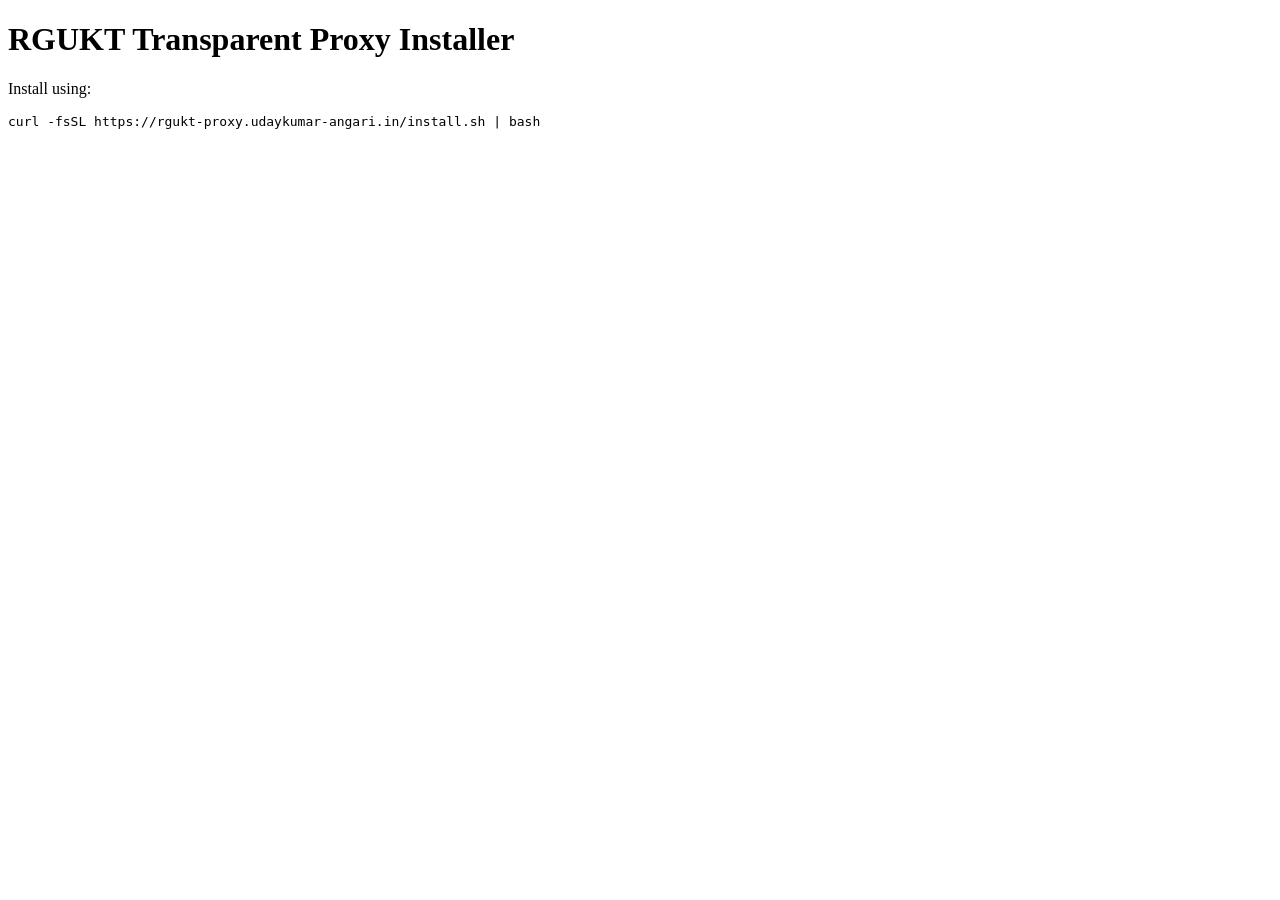
<file: website/index.html>
<!DOCTYPE html>
<html>
<head>
    <title>RGUKT Proxy Installer</title>
</head>
<body>

<h1>RGUKT Transparent Proxy Installer</h1>

<p>Install using:</p>

<pre>
curl -fsSL https://rgukt-proxy.udaykumar-angari.in/install.sh | bash
</pre>

</body>
</html>
</file>
<file: docs/styles.css>
/* ==========================================================================
   Design Tokens & Themes (Strict Minimalist B&W)
   ========================================================================== */
:root {
    /* Color Palette - Light Mode */
    --bg-primary: #FFFFFF;
    --bg-secondary: #FAFAFA;
    --bg-header: rgba(255, 255, 255, 0.85);
    --bg-card: #FFFFFF;
    
    /* Code Blocks (Always Dark for contrast) */
    --bg-code-block: #0D1117;
    --border-code-block: #30363D;
    --text-code-block: #C9D1D9;
    
    /* Inline Code */
    --bg-inline-code: #F6F8FA;
    --text-inline-code: #24292F;
    --border-inline-code: #AFB8C1;
    
    /* Text Colors */
    --text-primary: #111111;
    --text-secondary: #666666;
    --text-muted: #8E8E93;
    
    /* Borders */
    --border-color: #E5E5E5;
    --border-hover: #D1D1D6;
    
    /* Buttons */
    --btn-bg: #111111;
    --btn-text: #FFFFFF;
    --btn-hover: #222222;
    --btn-sec-bg: #FFFFFF;
    --btn-sec-text: #111111;
    --btn-sec-border: #E5E5E5;
    --btn-sec-hover: #FAFAFA;
    
    /* Shadows (Very soft, almost invisible) */
    --shadow-sm: 0 1px 2px rgba(0, 0, 0, 0.02);
    --shadow-md: 0 2px 8px rgba(0, 0, 0, 0.04);
    --shadow-lg: 0 12px 24px rgba(0, 0, 0, 0.06);
    
    /* Typography */
    --font-sans: 'Inter', -apple-system, BlinkMacSystemFont, "Segoe UI", Roboto, sans-serif;
    --font-mono: 'JetBrains Mono', 'Fira Code', monospace;
    
    /* Constants */
    --max-width: 960px;
    --header-height: 64px;
    --transition-speed: 0.2s;
    --border-radius: 12px;
}

@media (prefers-color-scheme: dark) {
    html:not(.light) {
        /* Color Palette - Dark Mode */
        --bg-primary: #0A0A0A;
        --bg-secondary: #000000;
        --bg-header: rgba(10, 10, 10, 0.85);
        --bg-card: #121212;
        
        /* Text Colors */
        --text-primary: #FAFAFA;
        --text-secondary: #A1A1AA;
        --text-muted: #52525B;
        
        /* Inline Code */
        --bg-inline-code: #161B22;
        --text-inline-code: #E6EDF0;
        --border-inline-code: #30363D;
        
        /* Borders */
        --border-color: #27272A;
        --border-hover: #3F3F46;
        
        /* Buttons */
        --btn-bg: #FAFAFA;
        --btn-text: #111111;
        --btn-hover: #E4E4E7;
        --btn-sec-bg: #0A0A0A;
        --btn-sec-text: #FAFAFA;
        --btn-sec-border: #27272A;
        --btn-sec-hover: #121212;
        
        /* Shadows */
        --shadow-sm: 0 1px 2px rgba(0, 0, 0, 0.2);
        --shadow-md: 0 4px 16px rgba(0, 0, 0, 0.4);
        --shadow-lg: 0 20px 40px rgba(0, 0, 0, 0.5);
    }
}

html.dark {
    /* Color Palette - Dark Mode */
    --bg-primary: #0A0A0A;
    --bg-secondary: #000000;
    --bg-header: rgba(10, 10, 10, 0.85);
    --bg-card: #121212;
    
    /* Text Colors */
    --text-primary: #FAFAFA;
    --text-secondary: #A1A1AA;
    --text-muted: #52525B;
    
    /* Inline Code */
    --bg-inline-code: #161B22;
    --text-inline-code: #E6EDF0;
    --border-inline-code: #30363D;
    
    /* Borders */
    --border-color: #27272A;
    --border-hover: #3F3F46;
    
    /* Buttons */
    --btn-bg: #FAFAFA;
    --btn-text: #111111;
    --btn-hover: #E4E4E7;
    --btn-sec-bg: #0A0A0A;
    --btn-sec-text: #FAFAFA;
    --btn-sec-border: #27272A;
    --btn-sec-hover: #121212;
    
    /* Shadows */
    --shadow-sm: 0 1px 2px rgba(0, 0, 0, 0.2);
    --shadow-md: 0 4px 16px rgba(0, 0, 0, 0.4);
    --shadow-lg: 0 20px 40px rgba(0, 0, 0, 0.5);
}

/* ==========================================================================
   Base CSS & Resets
   ========================================================================== */
* {
    box-sizing: border-box;
    margin: 0;
    padding: 0;
}

html {
    scroll-behavior: smooth;
    font-size: 16px;
    overflow-x: hidden;
    width: 100%;
}

body {
    background-color: var(--bg-primary);
    color: var(--text-primary);
    font-family: var(--font-sans);
    line-height: 1.625;
    -webkit-font-smoothing: antialiased;
    overflow-x: hidden;
    width: 100%;
}

a {
    color: inherit;
    text-decoration: none;
    transition: color var(--transition-speed) ease;
}

code {
    font-family: var(--font-mono);
    font-size: 0.875em;
    background-color: var(--bg-inline-code);
    color: var(--text-inline-code);
    padding: 0.2em 0.4em;
    border-radius: 4px;
    border: 1px solid var(--border-inline-code);
}

/* ==========================================================================
   Header & Navigation
   ========================================================================== */
.header {
    position: fixed;
    top: 0;
    left: 0;
    width: 100%;
    height: var(--header-height);
    background-color: var(--bg-header);
    backdrop-filter: blur(8px);
    -webkit-backdrop-filter: blur(8px);
    border-bottom: 1px solid var(--border-color);
    z-index: 100;
}

.nav-container {
    max-width: var(--max-width);
    margin: 0 auto;
    height: 100%;
    display: flex;
    justify-content: space-between;
    align-items: center;
    padding: 0 1.5rem;
}

.logo-link {
    display: flex;
    align-items: center;
    gap: 0.5rem;
    font-weight: 700;
    font-size: 1rem;
    color: var(--text-primary);
    letter-spacing: -0.01em;
    margin-right: auto;
}

.logo-icon {
    width: 18px;
    height: 18px;
    color: var(--text-primary);
}

.nav-actions {
    display: flex;
    align-items: center;
    gap: 0.5rem;
    order: 3;
}

.menu-toggle-btn {
    display: none; /* hidden on desktop */
    background: none;
    border: 1px solid var(--border-color);
    width: 44px;
    height: 44px;
    border-radius: 6px;
    cursor: pointer;
    color: var(--text-secondary);
    align-items: center;
    justify-content: center;
    transition: background-color var(--transition-speed), border-color var(--transition-speed);
}

.menu-toggle-btn:hover {
    background-color: var(--bg-secondary);
    border-color: var(--border-hover);
}

.menu-icon {
    width: 20px;
    height: 20px;
    stroke: currentColor;
}

/* Hamburger lines transition */
.menu-toggle-btn .line-top,
.menu-toggle-btn .line-mid,
.menu-toggle-btn .line-bot {
    transition: transform 0.2s ease, opacity 0.2s ease;
    transform-origin: center;
}

.nav-menu {
    display: flex;
    align-items: center;
    gap: 1.25rem;
    order: 2;
    margin-right: 1.25rem;
}

.nav-item {
    font-size: 0.875rem;
    font-weight: 500;
    color: var(--text-secondary);
}

.nav-item:hover {
    color: var(--text-primary);
}

.github-nav-link {
    display: flex;
    align-items: center;
    gap: 0.375rem;
    padding: 0.35rem 0.7rem;
    border-radius: 6px;
    border: 1px solid var(--border-color);
    background-color: var(--bg-card);
}

.github-nav-link:hover {
    background-color: var(--bg-secondary);
    border-color: var(--border-hover);
}

.github-icon {
    width: 14px;
    height: 14px;
}

/* Theme Toggle Button & SVG Icon Visibility */
.theme-toggle-btn {
    background: none;
    border: 1px solid var(--border-color);
    width: 44px;
    height: 44px;
    border-radius: 6px;
    cursor: pointer;
    color: var(--text-secondary);
    display: flex;
    align-items: center;
    justify-content: center;
    transition: background-color var(--transition-speed), border-color var(--transition-speed);
}

.theme-toggle-btn:hover {
    background-color: var(--bg-secondary);
    border-color: var(--border-hover);
}

.theme-toggle-btn svg {
    width: 16px;
    height: 16px;
    stroke: currentColor;
    fill: none;
    display: none;
}

/* Light Mode / Default Light state: show sun, hide moon */
html.light .sun-icon,
html:not(.dark):not(.light) .sun-icon {
    display: block;
}
html.light .moon-icon,
html:not(.dark):not(.light) .moon-icon {
    display: none;
}

/* Dark Mode / Default Dark state: show moon, hide sun */
html.dark .moon-icon {
    display: block;
}
html.dark .sun-icon {
    display: none;
}

@media (prefers-color-scheme: dark) {
    html:not(.light) .moon-icon {
        display: block;
    }
    html:not(.light) .sun-icon {
        display: none;
    }
}

/* ==========================================================================
   Hero Section
   ========================================================================== */
.hero-section {
    padding: calc(var(--header-height) + 5rem) 1.5rem 5rem 1.5rem;
    display: flex;
    justify-content: center;
    align-items: center;
    text-align: center;
    border-bottom: 1px solid var(--border-color);
}

.hero-container {
    max-width: 680px;
    width: 100%;
    min-width: 0;
}

.hero-badge {
    display: inline-flex;
    padding: 0.25rem 0.75rem;
    border-radius: 100px;
    border: 1px solid var(--border-color);
    background-color: var(--bg-secondary);
    margin-bottom: 1.75rem;
}

.badge-text {
    font-size: 0.75rem;
    font-weight: 600;
    color: var(--text-primary);
    letter-spacing: 0.02em;
    text-transform: uppercase;
}

.hero-title {
    font-size: clamp(2.25rem, 5vw, 3.25rem);
    font-weight: 800;
    line-height: 1.15;
    letter-spacing: -0.04em;
    margin-bottom: 1.25rem;
    color: var(--text-primary);
}

.hero-subtitle {
    font-size: clamp(0.95rem, 2vw, 1.15rem);
    color: var(--text-secondary);
    max-width: 580px;
    width: 100%;
    margin: 0 auto 2.5rem auto;
}

/* Copy Terminal Code Box */
.command-box-wrapper {
    max-width: 520px;
    width: 100%;
    min-width: 0;
    margin: 0 auto 2.5rem auto;
}

.command-box {
    display: flex;
    align-items: center;
    background-color: var(--bg-code-block);
    border: 1px solid var(--border-code-block);
    border-radius: 8px;
    padding: 0.7rem 1rem;
    position: relative;
    box-shadow: var(--shadow-sm);
    width: 100%;
    min-width: 0;
}

.command-prompt {
    color: #58A6FF;
    font-family: var(--font-mono);
    font-weight: 700;
    user-select: none;
    margin-right: 0.5rem;
    font-size: 0.875rem;
    flex-shrink: 0;
}

.command-text {
    font-family: var(--font-mono);
    font-size: 0.875rem;
    color: var(--text-code-block);
    background: none;
    border: none;
    padding: 0;
    border-radius: 0;
    overflow-x: auto;
    white-space: nowrap;
    text-align: left;
    flex-grow: 1;
    min-width: 0;
    scrollbar-width: none;
}

.command-text::-webkit-scrollbar {
    display: none;
}

.copy-btn {
    background: none;
    border: none;
    color: var(--text-muted);
    cursor: pointer;
    padding: 0.4rem;
    border-radius: 4px;
    margin-left: 0.5rem;
    display: flex;
    align-items: center;
    justify-content: center;
    transition: background var(--transition-speed), color var(--transition-speed);
    position: relative;
}

.copy-btn:hover {
    background-color: rgba(255, 255, 255, 0.08);
    color: var(--text-code-block);
}

.copy-btn svg {
    width: 16px;
    height: 16px;
}

.check-icon {
    display: none;
    color: var(--success-color, #10B981);
}

.copy-btn.copied .copy-icon {
    display: none;
}

.copy-btn.copied .check-icon {
    display: block;
}

/* Tooltip */
.copy-tooltip {
    position: absolute;
    bottom: calc(100% + 6px);
    left: 50%;
    transform: translateX(-50%) translateY(2px);
    background-color: var(--text-primary);
    color: var(--bg-primary);
    padding: 0.2rem 0.4rem;
    border-radius: 4px;
    font-size: 0.7rem;
    font-weight: 500;
    pointer-events: none;
    opacity: 0;
    transition: opacity 0.15s, transform 0.15s;
    white-space: nowrap;
}

.copy-btn:hover .copy-tooltip {
    opacity: 1;
    transform: translateX(-50%) translateY(0);
}

/* Hero Action Buttons */
.hero-actions {
    display: flex;
    justify-content: center;
    gap: 0.75rem;
    flex-wrap: wrap;
}

.btn {
    display: inline-flex;
    align-items: center;
    gap: 0.375rem;
    padding: 0.65rem 1.25rem;
    border-radius: 6px;
    font-weight: 600;
    font-size: 0.875rem;
    cursor: pointer;
    min-height: 44px;
    transition: background var(--transition-speed) ease, border-color var(--transition-speed) ease;
}

.btn-primary {
    background-color: var(--btn-bg);
    color: var(--btn-text);
    border: 1px solid var(--btn-bg);
}

.btn-primary:hover {
    background-color: var(--btn-hover);
    border-color: var(--btn-hover);
}

.btn-secondary {
    background-color: var(--btn-sec-bg);
    color: var(--btn-sec-text);
    border: 1px solid var(--btn-sec-border);
}

.btn-secondary:hover {
    background-color: var(--btn-sec-hover);
    border-color: var(--border-hover);
}

.btn-icon {
    width: 16px;
    height: 16px;
}

/* ==========================================================================
   Section Layout General
   ========================================================================== */
.section-header {
    text-align: center;
    max-width: 600px;
    margin: 0 auto 3rem auto;
    padding: 0 1rem;
}

.section-title {
    font-size: clamp(1.5rem, 3.5vw, 2rem);
    font-weight: 800;
    margin-bottom: 0.75rem;
    letter-spacing: -0.03em;
    color: var(--text-primary);
}

.section-subtitle {
    font-size: 0.95rem;
    color: var(--text-secondary);
}

/* ==========================================================================
   Why I Built This Section
   ========================================================================== */
.why-built-section {
    max-width: var(--max-width);
    margin: 0 auto;
    padding: 5rem 1.5rem;
    border-bottom: 1px solid var(--border-color);
}

.why-built-container {
    display: flex;
    gap: 3rem;
}

.why-built-content {
    flex: 1.2;
    display: flex;
    flex-direction: column;
    gap: 1.25rem;
    min-width: 0;
}

.why-built-content p {
    color: var(--text-secondary);
    font-size: 0.95rem;
    line-height: 1.65;
}

.why-built-content strong {
    color: var(--text-primary);
}

.why-built-quote {
    font-size: 1.1rem;
    font-weight: 700;
    color: var(--text-primary);
    border-left: 2px solid var(--text-primary);
    padding-left: 1rem;
    margin-top: 0.5rem;
    letter-spacing: -0.01em;
}

.story-intro {
    font-size: 1.05rem;
    line-height: 1.6;
    color: var(--text-primary);
}

.story-problem, .story-solution {
    display: flex;
    flex-direction: column;
    gap: 0.5rem;
    padding-left: 1rem;
    border-left: 2px solid var(--border-color);
}

.story-problem {
    border-left-color: #F85149;
}

.story-solution {
    border-left-color: var(--text-primary);
}

.story-label {
    font-size: 0.75rem;
    font-weight: 700;
    text-transform: uppercase;
    letter-spacing: 0.05em;
}

.story-problem .story-label {
    color: #F85149;
}

.story-solution .story-label {
    color: var(--text-primary);
}

.command-badge-grid {
    display: flex;
    flex-wrap: wrap;
    gap: 0.5rem;
    margin-top: 0.25rem;
}

.command-badge-grid span {
    font-family: var(--font-mono);
    font-size: 0.75rem;
    background-color: var(--bg-secondary);
    border: 1px solid var(--border-color);
    padding: 0.2rem 0.5rem;
    border-radius: 4px;
    color: var(--text-secondary);
}

.why-built-terminal {
    flex: 0.8;
    align-self: stretch;
    display: flex;
    flex-direction: column;
    min-width: 0;
}

.terminal-card {
    background-color: var(--bg-code-block);
    border: 1px solid var(--border-code-block);
    border-radius: var(--border-radius);
    overflow: hidden;
    box-shadow: var(--shadow-md);
    font-family: var(--font-mono);
    font-size: 0.8rem;
    color: var(--text-code-block);
}

.terminal-header {
    background-color: rgba(255,255,255,0.03);
    border-bottom: 1px solid var(--border-code-block);
    padding: 0.5rem 0.75rem;
    display: flex;
    align-items: center;
    gap: 0.375rem;
}

.dot {
    width: 8px;
    height: 8px;
    border-radius: 50%;
    background-color: #30363d;
}

.dot-red { background-color: #f85149; }
.dot-yellow { background-color: #d29922; }
.dot-green { background-color: #3fb950; }

.terminal-title {
    margin-left: auto;
    margin-right: auto;
    font-size: 0.7rem;
    color: var(--text-muted);
}

.terminal-body {
    padding: 1rem;
    display: flex;
    flex-direction: column;
    gap: 0.5rem;
    overflow-x: auto;
}

.term-cmd {
    color: var(--text-code-block);
}

.term-prompt {
    color: #58A6FF;
}

.term-err {
    color: #F85149;
    padding-left: 0.75rem;
    font-size: 0.75rem;
}

.term-line, .term-err {
    white-space: nowrap;
}

/* ==========================================================================
   Installation Guide Section
   ========================================================================== */
.installation-section {
    max-width: var(--max-width);
    margin: 0 auto;
    padding: 5rem 1.5rem;
    border-bottom: 1px solid var(--border-color);
}

.steps-list {
    display: flex;
    flex-direction: column;
    gap: 5rem;
}

.step-card {
    background-color: var(--bg-card);
    border: 1px solid var(--border-color);
    border-radius: var(--border-radius);
    padding: 2rem;
    box-shadow: var(--shadow-sm);
    display: flex;
    align-items: center;
    gap: 3rem;
    transition: border-color var(--transition-speed) ease;
}

.step-card:hover {
    border-color: var(--border-hover);
}

.step-card:nth-child(even) {
    flex-direction: row-reverse;
}

.step-info-block {
    flex: 1;
    min-width: 0;
}

.step-badge {
    display: inline-flex;
    font-size: 0.7rem;
    font-weight: 700;
    text-transform: uppercase;
    letter-spacing: 0.05em;
    padding: 0.25rem 0.5rem;
    background-color: var(--bg-secondary);
    border: 1px solid var(--border-color);
    border-radius: 4px;
    margin-bottom: 1rem;
    color: var(--text-primary);
}

.step-card-title {
    font-size: 1.25rem;
    font-weight: 700;
    margin-bottom: 0.75rem;
    letter-spacing: -0.02em;
    color: var(--text-primary);
}

.step-card-desc {
    font-size: 0.9rem;
    color: var(--text-secondary);
    margin-bottom: 1.25rem;
}

/* Embedded GitHub Style Code Blocks */
.step-code-wrapper {
    margin-bottom: 1.25rem;
}

.step-code-block {
    background-color: var(--bg-code-block);
    border: 1px solid var(--border-code-block);
    border-radius: 6px;
    padding: 0.6rem 0.9rem;
    position: relative;
    display: flex;
    align-items: center;
    width: 100%;
    min-width: 0;
}

.step-code-block code {
    font-family: var(--font-mono);
    font-size: 0.8rem;
    color: var(--text-code-block);
    background: none;
    border: none;
    padding: 0 2.2rem 0 0;
    border-radius: 0;
    overflow-x: auto;
    white-space: nowrap;
    width: 100%;
    min-width: 0;
}

.step-code-block .copy-btn {
    position: absolute;
    right: 0.5rem;
    top: 50%;
    transform: translateY(-50%);
}

.step-card-visual {
    flex: 1.1;
    display: flex;
    justify-content: center;
    min-width: 0;
}

.step-images-sidebyside {
    display: grid;
    grid-template-columns: repeat(2, 1fr);
    gap: 0.75rem;
    width: 100%;
}

.doc-image-wrapper {
    position: relative;
    border-radius: 8px;
    overflow: hidden;
    border: 1px solid var(--border-color);
    cursor: pointer;
    background-color: var(--bg-secondary);
    transition: transform var(--transition-speed) ease, border-color var(--transition-speed) ease;
}

.doc-image-wrapper:hover {
    transform: scale(1.015);
    border-color: var(--border-hover);
}

.step-doc-img {
    width: 100%;
    height: auto;
    display: block;
    object-fit: cover;
    aspect-ratio: auto;
}

.zoom-overlay {
    position: absolute;
    top: 0;
    left: 0;
    width: 100%;
    height: 100%;
    background-color: rgba(0, 0, 0, 0.15);
    display: flex;
    align-items: center;
    justify-content: center;
    opacity: 0;
    transition: opacity var(--transition-speed) ease;
}

.doc-image-wrapper:hover .zoom-overlay {
    opacity: 1;
}

.zoom-icon {
    width: 24px;
    height: 24px;
    color: var(--bg-primary);
}

/* ==========================================================================
   What Gets Configured Section
   ========================================================================== */
.configured-section {
    max-width: var(--max-width);
    margin: 0 auto;
    padding: 5rem 1.5rem;
    border-bottom: 1px solid var(--border-color);
}

.configured-grid {
    display: grid;
    grid-template-columns: repeat(auto-fit, minmax(280px, 1fr));
    gap: 1.5rem;
}

.configured-card {
    background-color: var(--bg-card);
    border: 1px solid var(--border-color);
    border-radius: var(--border-radius);
    padding: 1.5rem;
    box-shadow: var(--shadow-sm);
    transition: border-color var(--transition-speed) ease;
}

.configured-card:hover {
    border-color: var(--border-hover);
}

.configured-icon-wrapper {
    display: inline-flex;
    align-items: center;
    justify-content: center;
    width: 36px;
    height: 36px;
    border-radius: 6px;
    background: var(--bg-secondary);
    border: 1px solid var(--border-color);
    color: var(--text-primary);
    margin-bottom: 1rem;
}

.configured-icon {
    width: 18px;
    height: 18px;
}

.configured-card-title {
    font-size: 1.05rem;
    font-weight: 600;
    margin-bottom: 0.5rem;
    color: var(--text-primary);
}

.configured-card-desc {
    font-size: 0.875rem;
    color: var(--text-secondary);
    line-height: 1.5;
}

/* ==========================================================================
   Quote & Footer Section
   ========================================================================== */
.quote-section {
    text-align: center;
    max-width: 600px;
    margin: 4rem auto 0 auto;
    padding: 0 1.5rem;
}

.quote-text {
    font-size: 0.95rem;
    font-style: italic;
    color: var(--text-secondary);
    line-height: 1.6;
}

.footer {
    padding: 3rem 1.5rem;
    background-color: var(--bg-primary);
}

.footer-container {
    max-width: var(--max-width);
    margin: 0 auto;
    display: flex;
    justify-content: space-between;
    align-items: center;
    flex-wrap: wrap;
    gap: 1rem;
    border-top: 1px solid var(--border-color);
    padding-top: 2rem;
}

.footer-left {
    display: flex;
    flex-direction: column;
    gap: 0.35rem;
}

.footer-text {
    font-size: 0.8rem;
    color: var(--text-muted);
}

.footer-author-link {
    font-weight: 500;
    color: var(--text-primary);
}

.footer-author-link:hover {
    border-bottom: 1px solid var(--text-primary);
}

.footer-right {
    display: flex;
    align-items: center;
    gap: 1.25rem;
}

.footer-link {
    display: flex;
    align-items: center;
    gap: 0.35rem;
    font-size: 0.8rem;
    color: var(--text-secondary);
}

.footer-link:hover {
    color: var(--text-primary);
}

.footer-icon {
    width: 14px;
    height: 14px;
}

/* ==========================================================================
   Lightbox / Modal Components
   ========================================================================== */
.lightbox {
    position: fixed;
    top: 0;
    left: 0;
    width: 100vw;
    height: 100vh;
    background-color: rgba(10, 10, 10, 0.9);
    backdrop-filter: blur(4px);
    -webkit-backdrop-filter: blur(4px);
    display: flex;
    flex-direction: column;
    justify-content: center;
    align-items: center;
    z-index: 1000;
    opacity: 0;
    pointer-events: none;
    transition: opacity 0.2s ease;
    padding: 1.5rem;
}

.lightbox.active {
    opacity: 1;
    pointer-events: auto;
}

.lightbox-close {
    position: absolute;
    top: 1.5rem;
    right: 1.5rem;
    background: none;
    border: none;
    color: #FFFFFF;
    font-size: 2rem;
    font-weight: 300;
    cursor: pointer;
    line-height: 1;
    width: 44px;
    height: 44px;
    display: flex;
    align-items: center;
    justify-content: center;
    border-radius: 4px;
    background-color: rgba(255, 255, 255, 0.1);
    transition: background-color var(--transition-speed);
}

.lightbox-close:hover {
    background-color: rgba(255, 255, 255, 0.2);
}

.lightbox-wrapper {
    max-width: 85%;
    max-height: 80%;
    display: flex;
    flex-direction: column;
    align-items: center;
}

.lightbox-content {
    max-width: 100%;
    max-height: 100%;
    object-fit: contain;
    border-radius: 6px;
    border: 1px solid rgba(255, 255, 255, 0.1);
    transform: scale(0.98);
    transition: transform 0.2s ease;
}

.lightbox.active .lightbox-content {
    transform: scale(1);
}

.lightbox-caption {
    margin-top: 1rem;
    color: #A1A1AA;
    font-size: 0.875rem;
    text-align: center;
}

/* ==========================================================================
   Animations & Transitions
   ========================================================================== */
.scroll-animate {
    opacity: 0;
    transform: translateY(15px);
    transition: opacity 0.6s cubic-bezier(0.16, 1, 0.3, 1), transform 0.6s cubic-bezier(0.16, 1, 0.3, 1);
}

.scroll-animate.active {
    opacity: 1;
    transform: translateY(0);
}

/* ==========================================================================
   Responsive Breakpoints
   ========================================================================== */
@media (max-width: 820px) {
    .why-built-container {
        flex-direction: column;
        gap: 2.5rem;
    }
    
    .why-built-terminal {
        width: 100%;
    }

    .step-card, .step-card:nth-child(even) {
        flex-direction: column;
        gap: 1.75rem;
        padding: 1.5rem;
    }
    
    .step-info-block, .step-card-visual {
        width: 100%;
    }
}

@media (max-width: 768px) {
    .menu-toggle-btn {
        display: flex;
    }
    
    .nav-menu {
        display: none;
        position: absolute;
        top: var(--header-height);
        left: 0;
        width: 100%;
        background-color: var(--bg-header);
        backdrop-filter: blur(8px);
        -webkit-backdrop-filter: blur(8px);
        border-bottom: 1px solid var(--border-color);
        flex-direction: column;
        padding: 1.5rem;
        gap: 1.25rem;
        align-items: stretch;
        box-shadow: var(--shadow-md);
        z-index: 99;
    }
    
    .nav-menu.active {
        display: flex;
    }
    
    .nav-item {
        padding: 0.5rem 0;
        border-bottom: 1px solid var(--border-color);
        text-align: center;
    }
    
    .github-nav-link {
        justify-content: center;
        border-bottom: none;
        padding: 0.75rem 1.25rem;
    }
}

@media (max-width: 580px) {
    :root {
        --header-height: 56px;
    }
    
    .nav-container {
        padding: 0 1rem;
    }
    
    .logo-text {
        display: none;
    }
    
    .hero-section {
        padding: calc(var(--header-height) + 3rem) 1rem 3rem 1rem;
    }
    
    .hero-title {
        font-size: clamp(1.65rem, 6vw, 2.2rem);
        letter-spacing: -0.03em;
    }
    
    .hero-subtitle {
        font-size: 0.95rem;
    }
    
    .hero-actions {
        flex-direction: column;
        width: 100%;
    }
    
    .btn {
        width: 100%;
        justify-content: center;
    }
    
    .why-built-section,
    .installation-section,
    .configured-section {
        padding: 3rem 1.25rem;
    }
    
    .steps-list {
        gap: 3rem;
    }
    
    .step-card {
        padding: 1.25rem;
    }
    
    .step-images-sidebyside {
        grid-template-columns: 1fr;
    }
    
    .copy-btn {
        padding: 0.75rem;
    }
    
    .terminal-body {
        padding: 0.75rem;
    }
    
    .footer-container {
        flex-direction: column;
        text-align: center;
        align-items: center;
        gap: 1rem;
    }
    
    .footer-right {
        justify-content: center;
    }
}
</file>
